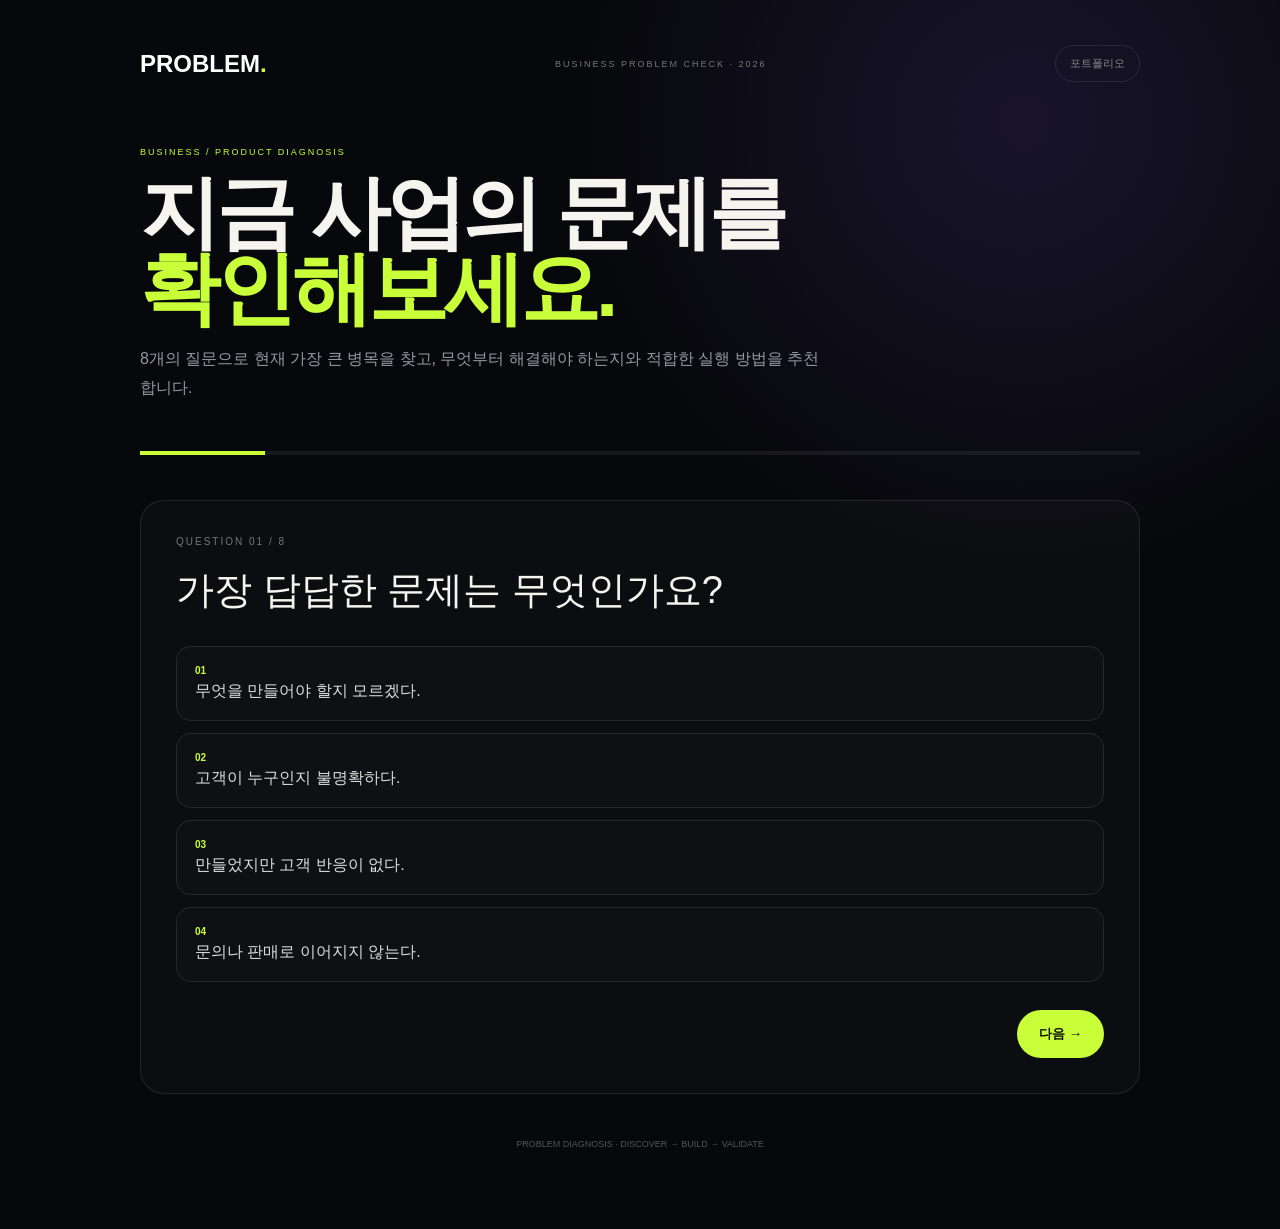
<file: problem-diagnosis.html>
<!doctype html><html lang="ko"><head><meta charset="utf-8"><meta name="viewport" content="width=device-width,initial-scale=1"><meta name="description" content="사업과 서비스의 현재 문제를 진단하고 다음 실행을 추천합니다."><title>PROBLEM — Business Diagnosis</title><style>:root{--bg:#07080b;--line:#ffffff18;--text:#f5f4ef;--muted:#9697a2;--lime:#c8ff38;--purple:#8d63ff}*{box-sizing:border-box}body{margin:0;background:radial-gradient(circle at 80% 10%,#8d63ff22,transparent 30%),var(--bg);color:var(--text);font-family:Inter,"Noto Sans KR",Arial,sans-serif}.wrap{width:min(1000px,92%);margin:auto;padding:45px 0 80px}.top{display:flex;justify-content:space-between;align-items:center;margin-bottom:65px}.logo{font-weight:900;font-size:24px;color:#fff;text-decoration:none}.logo span{color:var(--lime)}.home{color:#888;text-decoration:none;font-size:11px;border:1px solid var(--line);border-radius:99px;padding:10px 14px}.tag,.eyebrow{font-size:9px;letter-spacing:2px;color:#777}.hero{margin-bottom:48px}.eyebrow{color:var(--lime)}h1{font-size:clamp(45px,7vw,80px);line-height:.95;letter-spacing:-4px;margin:18px 0}h1 em{font-style:normal;color:var(--lime)}.hero p,.result p{color:var(--muted);line-height:1.8;max-width:680px}.progress{height:4px;background:#ffffff10;margin:30px 0 45px}.progress i{display:block;height:100%;width:0;background:var(--lime);transition:.4s}.card{background:#ffffff06;border:1px solid var(--line);border-radius:24px;padding:35px}.qno{font-size:10px;color:#777;letter-spacing:2px}.question{font-size:clamp(24px,4vw,38px);margin:18px 0 30px}.choices{display:grid;gap:12px}.choice{border:1px solid var(--line);background:#ffffff04;color:#ddd;border-radius:15px;padding:18px;text-align:left;cursor:pointer;font:inherit}.choice:hover,.choice.selected{background:#c8ff3812;border-color:var(--lime)}.choice b{display:block;color:var(--lime);font-size:10px;margin-bottom:5px}.actions{display:flex;justify-content:space-between;margin-top:28px}.btn{border:0;border-radius:100px;padding:14px 22px;font-weight:700;cursor:pointer}.next{background:var(--lime);color:#10110c}.back{background:transparent;color:#aaa;border:1px solid var(--line)}.result{display:none}.result.show{display:block}.kicker{font-size:10px;color:var(--lime);letter-spacing:2px}.priority{font-size:58px;font-weight:900;color:var(--lime);margin:12px 0}.result h2{font-size:40px;margin:0 0 10px}.grid{display:grid;grid-template-columns:1fr 1fr;gap:12px;margin-top:25px}.box{padding:20px;border:1px solid var(--line);border-radius:16px;background:#ffffff06}.box b{color:var(--lime);font-size:10px;letter-spacing:1px}.box h3{margin:10px 0}.box p{font-size:12px;margin:0}.actions-result{display:flex;gap:12px;flex-wrap:wrap;margin-top:30px}.primary{background:var(--lime);color:#111;text-decoration:none}.secondary{background:#fff;color:#111;text-decoration:none}.restart{background:#fff;color:#111}@media(max-width:650px){.card{padding:24px}.grid{grid-template-columns:1fr}}</style></head><body><div class="wrap"><header class="top"><a class="logo" href="./">PROBLEM<span>.</span></a><div class="tag">BUSINESS PROBLEM CHECK · 2026</div><a class="home" href="./">포트폴리오</a></header><section class="hero"><div class="eyebrow">BUSINESS / PRODUCT DIAGNOSIS</div><h1>지금 사업의 문제를<br><em>확인해보세요.</em></h1><p>8개의 질문으로 현재 가장 큰 병목을 찾고, 무엇부터 해결해야 하는지와 적합한 실행 방법을 추천합니다.</p></section><div class="progress"><i id="progress"></i></div><section id="quiz" class="card"><div class="qno" id="qno"></div><div class="question" id="question"></div><div class="choices" id="choices"></div><div class="actions"><button class="btn back" id="back">← 이전</button><button class="btn next" id="next">다음 →</button></div></section><section id="result" class="card result"><div class="kicker">YOUR BUSINESS PROBLEM</div><div class="priority" id="priority"></div><h2 id="title"></h2><p id="desc"></p><div class="grid" id="boxes"></div><div class="actions-result"><button class="btn restart" onclick="restart()">다시 진단하기</button><a id="contact" class="btn primary">이 문제 해결 상담 ↗</a><a class="btn secondary" href="./">포트폴리오 보기 ↗</a></div></section><div style="text-align:center;color:#555;font-size:9px;margin-top:45px">PROBLEM DIAGNOSIS · DISCOVER → BUILD → VALIDATE</div></div><script>
const qs=[["가장 답답한 문제는 무엇인가요?",["무엇을 만들어야 할지 모르겠다.","고객이 누구인지 불명확하다.","만들었지만 고객 반응이 없다.","문의나 판매로 이어지지 않는다."]],["현재 가장 부족한 것은?",["사업 방향과 우선순위","고객 이해와 포지셔닝","제품 완성도와 사용성","유입과 전환 구조"]],["새로운 서비스를 시작한다면 가장 먼저 필요한 것은?",["아이디어를 구조화하는 것","타깃 고객을 정의하는 것","MVP를 만드는 것","랜딩페이지와 판매 구조를 만드는 것"]],["현재 고객은 어떻게 서비스를 발견하나요?",["아직 명확하지 않다.","지인·소개 중심이다.","검색·콘텐츠·커뮤니티를 통해 온다.","광고·랜딩·문의 흐름이 있다."]],["제품/서비스가 있다면 가장 큰 문제는?",["무엇을 개선할지 모르겠다.","고객이 왜 필요한지 설명하기 어렵다.","사용 과정이 복잡하다.","방문자는 있지만 전환이 낮다."]],["한 달 안에 하나만 해결한다면?",["사업 모델 정리","고객/브랜드 메시지 정리","MVP/웹사이트 제작","전환 퍼널 개선"]],["현재 팀이나 개인의 상황은?",["아이디어 단계","기획은 있지만 실행이 막혀 있다.","제품은 있고 개선이 필요하다.","이미 운영 중이며 성장을 원한다."]],["가장 원하는 결과는?",["명확한 실행 계획","정확한 고객과 제안","실제로 작동하는 제품","문의·매출로 이어지는 시스템"]]];
const types=[
["DIRECTION","방향과 우선순위 문제","무엇을 만들지보다 먼저 누구의 어떤 문제를 해결할지 정리해야 합니다.","전략 정리 / MVP 기획","문제 정의 → 고객 → 핵심 가치 → MVP 범위를 함께 정리합니다."],
["CUSTOMER","고객·포지셔닝 문제","제품보다 고객과 메시지를 먼저 선명하게 만드는 것이 중요합니다.","고객·서비스 전략","타깃 고객과 제안 가치를 정리하고 웹 메시지로 연결합니다."],
["PRODUCT","제품·실행 문제","아이디어를 실제로 사용할 수 있는 MVP와 경험으로 빠르게 검증해야 합니다.","웹사이트 / MVP 제작","핵심 기능과 사용자 흐름을 정하고 빠르게 출시합니다."],
["CONVERSION","전환·성장 문제","유입 이후 사용자가 문의·구매까지 이동하는 구조를 개선해야 합니다.","랜딩 / 전환 최적화","페이지 구조, CTA, 문의 흐름과 핵심 지표를 개선합니다."]
];
let step=0,a=Array(qs.length).fill(null);const urlParams=new URLSearchParams(location.search);const career=urlParams.get("career");
const q=document.getElementById("question"),ch=document.getElementById("choices");
function render(){let x=qs[step];document.getElementById("qno").textContent="QUESTION "+String(step+1).padStart(2,"0")+" / "+qs.length;q.textContent=x[0];ch.innerHTML=x[1].map((v,i)=>'<button class="choice '+(a[step]===i?"selected":"")+'" onclick="pick('+i+')"><b>0'+(i+1)+"</b>"+v+"</button>").join("");document.getElementById("progress").style.width=((step+1)/qs.length*100)+"%";document.getElementById("back").style.visibility=step?"visible":"hidden"}
function pick(i){a[step]=i;render()}
document.getElementById("back").onclick=()=>{if(step){step--;render()}};document.getElementById("next").onclick=()=>{if(a[step]===null){alert("답변을 선택해주세요.");return}if(step<qs.length-1){step++;render()}else result()};
function result(){let s=[0,0,0,0];a.forEach(v=>s[v]++);let best=s.indexOf(Math.max(...s)),pct=Math.round(s[best]/qs.length*100),t=types[best];document.getElementById("quiz").style.display="none";document.getElementById("result").classList.add("show");document.getElementById("progress").style.width="100%";document.getElementById("priority").textContent=pct+"%";document.getElementById("title").textContent=t[1];document.getElementById("desc").textContent=t[2]+" 추천 실행: "+t[3];document.getElementById("boxes").innerHTML='<div class="box"><b>ROOT CAUSE</b><h3>'+t[1]+'</h3><p>'+t[2]+'</p></div><div class="box"><b>RECOMMENDED SERVICE</b><h3>'+t[3]+'</h3><p>'+t[4]+'</p></div><div class="box"><b>FIRST ACTION</b><h3>가장 작은 검증부터</h3><p>문제를 한 가지로 좁히고 빠르게 확인할 수 있는 결과물을 만듭니다.</p></div><div class="box"><b>SUCCESS SIGNAL</b><h3>실제 사용자 반응</h3><p>문의, 사용, 전환 등 한 가지 핵심 지표를 정해 개선합니다.</p></div>';document.getElementById("contact").href="./?problem="+encodeURIComponent(t[1])+"&service="+encodeURIComponent(t[3])+"&priority="+pct+(career?"&career="+encodeURIComponent(career):"")+"#contact"}
function restart(){step=0;a=Array(qs.length).fill(null);document.getElementById("result").classList.remove("show");document.getElementById("quiz").style.display="block";render();scrollTo({top:0,behavior:"smooth"})}render();
</script></body></html>
</file>
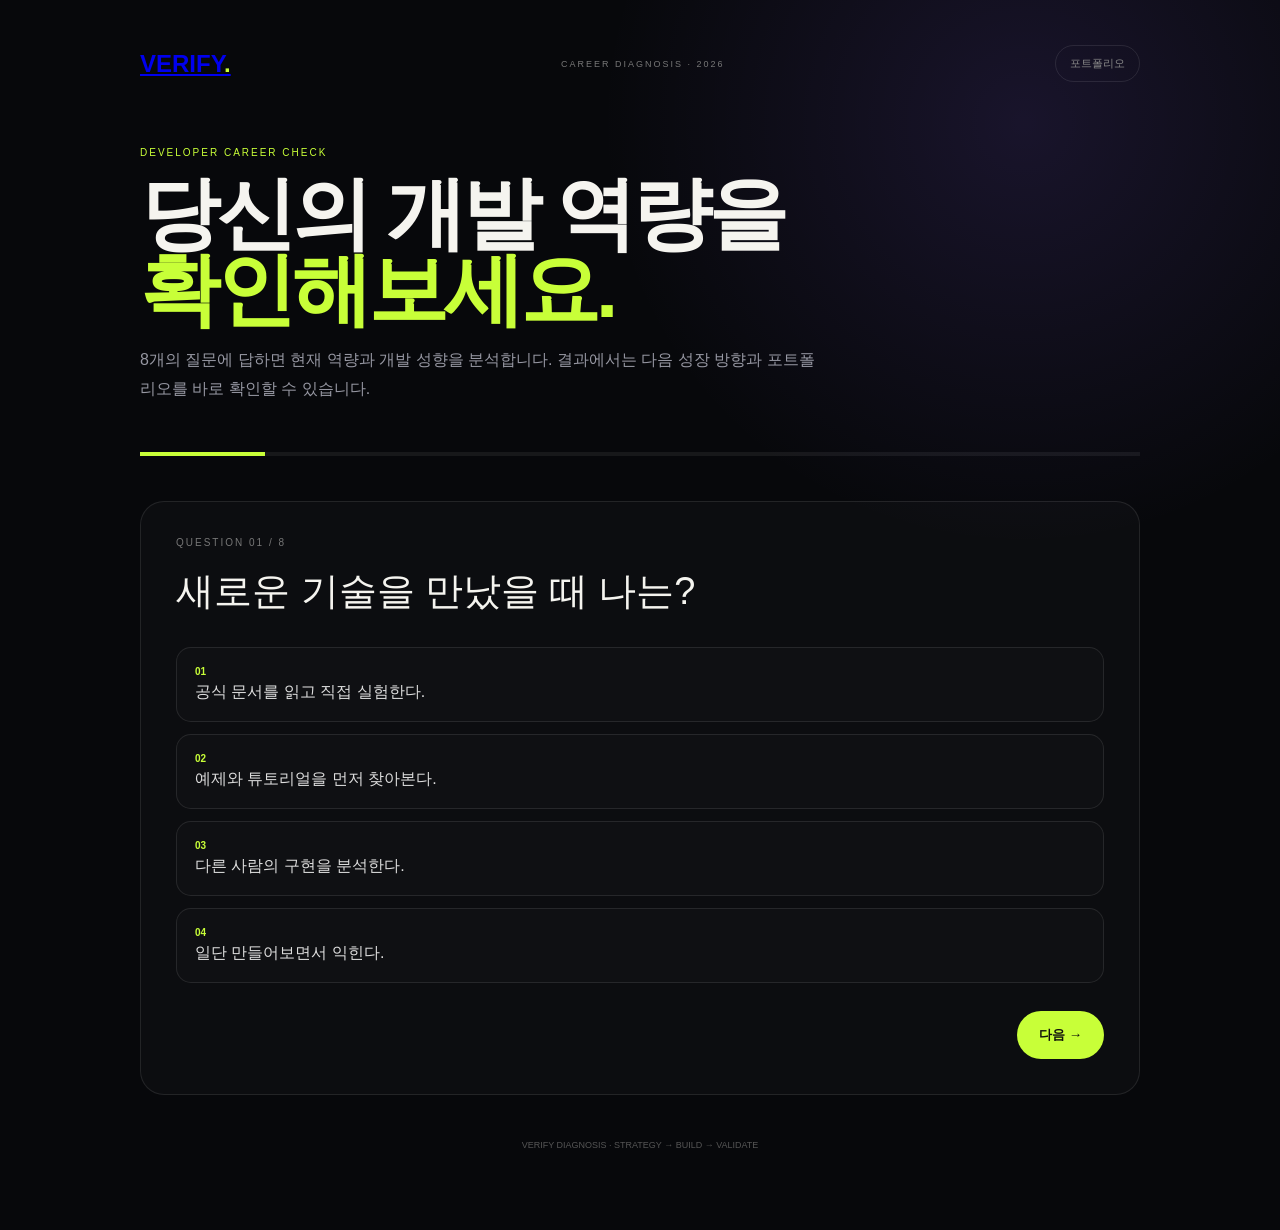
<file: verify-diagnosis.html>
<!doctype html><html lang="ko"><head><meta charset="utf-8"><meta name="viewport" content="width=device-width,initial-scale=1"><meta name="description" content="개발자 역량 진단 — 현재 성향과 성장 방향을 확인하세요"><title>VERIFY — Developer Career Diagnosis</title><style>:root{--bg:#07080b;--line:#ffffff18;--text:#f5f4ef;--muted:#9697a2;--lime:#c8ff38}*{box-sizing:border-box}body{margin:0;background:radial-gradient(circle at 80% 10%,#8d63ff22,transparent 28%),var(--bg);color:var(--text);font-family:Inter,"Noto Sans KR",Arial,sans-serif;min-height:100vh}.wrap{width:min(1000px,92%);margin:auto;padding:45px 0 80px}.top{display:flex;justify-content:space-between;align-items:center;margin-bottom:65px}.logo{font-weight:900;font-size:24px}.logo span{color:var(--lime)}.home{color:#888;text-decoration:none;font-size:11px;border:1px solid var(--line);border-radius:99px;padding:10px 14px}.tag{font-size:9px;letter-spacing:2px;color:#777}.hero{margin-bottom:48px}.eyebrow{color:var(--lime);font-size:10px;letter-spacing:2px}.hero h1{font-size:clamp(45px,7vw,80px);line-height:.95;letter-spacing:-4px;margin:18px 0}.hero h1 em{font-style:normal;color:var(--lime)}.hero p,.result p{color:var(--muted);line-height:1.8;max-width:680px}.progress{height:4px;background:#ffffff10;margin:30px 0 45px}.progress i{display:block;height:100%;width:0;background:var(--lime);transition:.4s}.card{background:#ffffff06;border:1px solid var(--line);border-radius:24px;padding:35px}.qno{font-size:10px;color:#777;letter-spacing:2px}.question{font-size:clamp(24px,4vw,38px);margin:18px 0 30px}.choices{display:grid;gap:12px}.choice{border:1px solid var(--line);background:#ffffff04;color:#ddd;border-radius:15px;padding:18px;text-align:left;cursor:pointer;font:inherit;transition:.2s}.choice:hover,.choice.selected{background:#c8ff3812;border-color:#c8ff38}.choice b{display:block;color:var(--lime);font-size:10px;margin-bottom:5px}.actions{display:flex;justify-content:space-between;margin-top:28px}.btn{border:0;border-radius:100px;padding:14px 22px;font-weight:700;cursor:pointer}.next{background:var(--lime);color:#10110c}.back{background:transparent;color:#aaa;border:1px solid var(--line)}.result{display:none}.result.show{display:block}.result-kicker{font-size:10px;color:var(--lime);letter-spacing:2px}.score{font-size:78px;font-weight:900;color:var(--lime);margin-top:12px}.result h2{font-size:40px;margin:0 0 10px}.bar{margin:18px 0}.barhead{display:flex;justify-content:space-between;font-size:12px}.track{height:8px;border:1px solid var(--line);border-radius:20px;overflow:hidden}.fill{height:100%;background:var(--lime);transition:1s}.tips{display:grid;grid-template-columns:repeat(3,1fr);gap:12px;margin-top:28px}.tip{padding:20px;border:1px solid var(--line);border-radius:16px}.tip span{font-size:11px;color:#888;line-height:1.6}.result-actions{display:flex;gap:12px;flex-wrap:wrap;margin-top:32px}.recommend{display:grid;grid-template-columns:1fr 1fr;gap:12px;margin-top:30px}.service-box{border:1px solid #ffffff18;border-radius:16px;padding:20px;background:#ffffff06}.service-box b{color:#c8ff38;font-size:10px;letter-spacing:1px}.service-box h3{margin:10px 0;font-size:20px}.service-box p{font-size:11px;margin:0 0 15px}.service-box a{color:#c8ff38;text-decoration:none;font-size:11px}.service-box.primary{border-color:#c8ff3850;background:#c8ff3809}@media(max-width:650px){.recommend{grid-template-columns:1fr}}.restart{background:#fff;color:#111}.portfolio{display:inline-block;text-decoration:none;background:var(--lime);color:#111}.footer{text-align:center;color:#555;font-size:9px;margin-top:45px}@media(max-width:650px){.card{padding:24px}.tips{grid-template-columns:1fr}.tag{display:none}}</style></head><body><div class="wrap"><header class="top"><a class="logo" href="./">VERIFY<span>.</span></a><div class="tag">CAREER DIAGNOSIS · 2026</div><a class="home" href="./">포트폴리오</a></header><section class="hero"><div class="eyebrow">DEVELOPER CAREER CHECK</div><h1>당신의 개발 역량을<br><em>확인해보세요.</em></h1><p>8개의 질문에 답하면 현재 역량과 개발 성향을 분석합니다. 결과에서는 다음 성장 방향과 포트폴리오를 바로 확인할 수 있습니다.</p></section><div class="progress"><i id="progress"></i></div><section id="quiz" class="card"><div class="qno" id="qno"></div><div class="question" id="question"></div><div class="choices" id="choices"></div><div class="actions"><button class="btn back" id="back">← 이전</button><button class="btn next" id="next">다음 →</button></div></section><section id="result" class="card result"><div class="result-kicker">YOUR RESULT</div><div class="score" id="score"></div><h2 id="resultTitle"></h2><p id="resultDesc"></p><div id="bars"></div><div class="tips" id="tips"></div><div class="recommend" id="recommend"></div><div class="result-actions"><button class="btn restart" onclick="restart()">다시 진단하기</button><a class="btn portfolio" href="./">내 포트폴리오 보기 ↗</a></div></section><div class="footer">VERIFY DIAGNOSIS · STRATEGY → BUILD → VALIDATE</div></div><script>
const questions=[["새로운 기술을 만났을 때 나는?",["공식 문서를 읽고 직접 실험한다.","예제와 튜토리얼을 먼저 찾아본다.","다른 사람의 구현을 분석한다.","일단 만들어보면서 익힌다."]],["버그를 발견했다. 가장 먼저 하는 일은?",["재현 조건부터 정리한다.","로그와 에러 메시지를 확인한다.","검색해서 비슷한 사례를 찾는다.","여러 방법을 빠르게 시도한다."]],["사용자에게 가장 중요한 것은?",["빠르고 안정적인 경험","직관적인 UI","새롭고 재미있는 경험","목적을 빠르게 달성하는 것"]],["코드 리뷰에서 가장 신경 쓰는 것은?",["구조와 유지보수성","가독성과 팀 규칙","성능과 최적화","기능이 제대로 동작하는지"]],["프로젝트를 시작하면?",["요구사항과 구조를 먼저 설계한다.","화면을 먼저 만들어본다.","작은 프로토타입부터 만든다.","일단 핵심 기능을 구현한다."]],["팀에서 가장 자신 있는 역할은?",["아키텍처와 기술 방향","UI와 사용자 경험","아이디어와 프로토타이핑","문제 해결과 실행"]],["새 프로젝트에 하루가 주어진다면?",["기술 스택과 구조를 결정한다.","핵심 화면을 완성한다.","차별화된 인터랙션을 만든다.","가장 중요한 기능을 배포한다."]],["앞으로 가장 키우고 싶은 능력은?",["시스템 설계","제품/UX 감각","창의적인 인터랙션","실전 문제 해결"]]];
const types=[["SYSTEM BUILDER","구조와 안정성을 중시하는 시스템형 개발자입니다.","Architecture","시스템 설계와 백엔드/인프라 역량을 깊게 가져가 보세요.","MVP/시스템 구축","서비스 구조와 API·백엔드 설계를 함께 정리합니다."],["PRODUCT MAKER","사용자의 문제를 제품으로 해결하는 프로덕트형 개발자입니다.","Product & UX","사용자 인터뷰와 제품 지표를 개발 과정에 연결해 보세요.","제품/MVP 제작","아이디어를 사용자 흐름과 실제 MVP로 구체화합니다."],["CREATIVE ENGINEER","기술과 디자인의 경계를 넘나드는 크리에이티브 개발자입니다.","Creative Web","Canvas, WebGL, Motion 등을 활용한 작업을 만들어 보세요.","인터랙티브 웹 제작","브랜드와 서비스를 차별화하는 웹 경험을 제작합니다."],["FAST EXECUTOR","빠르게 실행하고 결과를 만드는 실행형 개발자입니다.","Execution","작은 프로젝트를 실제 배포까지 끝내는 습관을 강화해 보세요.","웹사이트 빠른 구축","핵심 기능 중심으로 빠르게 만들고 실제 배포합니다."]];
let step=0,answers=Array(questions.length).fill(null),q=document.getElementById("question"),choices=document.getElementById("choices");
function render(){let a=questions[step];document.getElementById("qno").textContent="QUESTION "+String(step+1).padStart(2,"0")+" / "+questions.length;q.textContent=a[0];choices.innerHTML=a[1].map((v,i)=>'<button class="choice '+(answers[step]===i?"selected":"")+'" onclick="select('+i+')"><b>0'+(i+1)+"</b>"+v+"</button>").join("");document.getElementById("progress").style.width=((step+1)/questions.length*100)+"%";document.getElementById("back").style.visibility=step?"visible":"hidden"}
function select(i){answers[step]=i;render()}document.getElementById("back").onclick=()=>{if(step){step--;render()}};document.getElementById("next").onclick=()=>{if(answers[step]===null){alert("답변을 선택해주세요.");return}if(step<questions.length-1){step++;render()}else showResult()};
function showResult(){let s=[0,0,0,0];answers.forEach(a=>s[a]++);let best=s.indexOf(Math.max(...s)),score=Math.round(s[best]/questions.length*100);document.getElementById("quiz").style.display="none";document.getElementById("result").classList.add("show");document.getElementById("progress").style.width="100%";document.getElementById("score").textContent=score+"%";document.getElementById("resultTitle").textContent=types[best][0];document.getElementById("resultDesc").textContent=types[best][1]+" 추천 성장 방향: "+types[best][3];document.getElementById("bars").innerHTML=types.map((t,i)=>'<div class="bar"><div class="barhead"><span>'+t[2]+'</span><b>'+(s[i]*12.5)+'%</b></div><div class="track"><div class="fill" style="width:'+(s[i]*12.5)+'%"></div></div></div>').join("");document.getElementById("tips").innerHTML=types.filter((t,i)=>i===best||s[i]>0).slice(0,3).map(t=>'<div class="tip"><strong>'+t[2]+'</strong><br><span>'+t[3]+"</span></div>").join("");
const rec=types[best];document.getElementById("recommend").innerHTML='<div class="service-box primary"><b>RECOMMENDED SERVICE</b><h3>'+rec[4]+'</h3><p>'+rec[1]+'</p><a href="./#contact">이 서비스로 상담하기 ↗</a></div><div class="service-box"><b>NEXT STEP</b><h3>포트폴리오에서 확인</h3><p>실제 제작 사례와 실행 방식을 확인하고 프로젝트를 구체화할 수 있습니다.</p><a href="./#work">작업 사례 보기 ↗</a></div>';}

window.restart=function(){step=0;answers=Array(questions.length).fill(null);document.getElementById("result").classList.remove("show");document.getElementById("quiz").style.display="block";render();scrollTo({top:0,behavior:"smooth"})};render();
</script></body></html>
</file>
